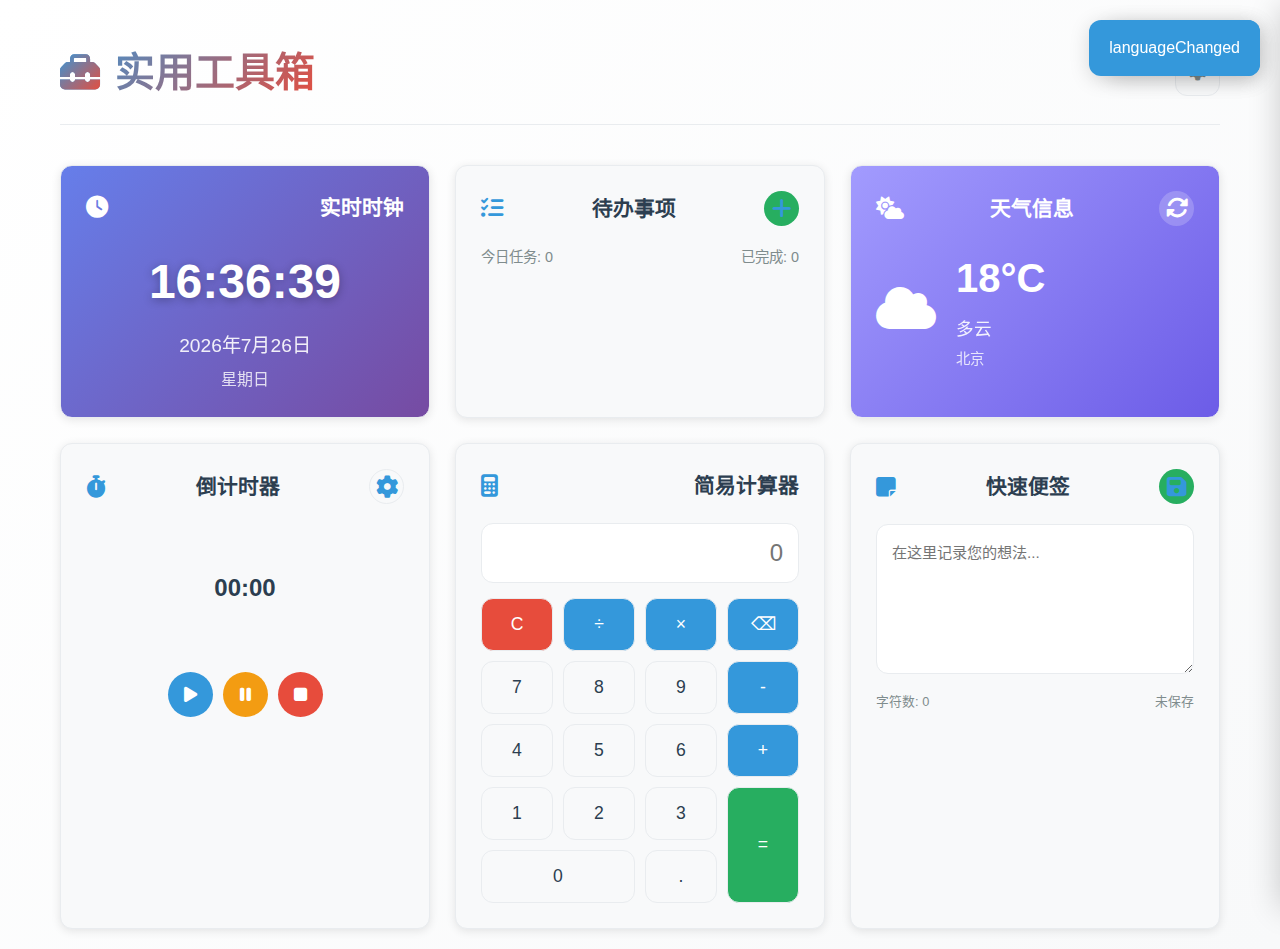
<file: index.html>
<!DOCTYPE html>
<html lang="zh-CN">
<head>
    <meta charset="UTF-8">
    <meta name="viewport" content="width=device-width, initial-scale=1.0">
    <title>实用工具箱 - 现代化工具集合</title>
    <link rel="stylesheet" href="https://cdnjs.cloudflare.com/ajax/libs/font-awesome/6.4.0/css/all.min.css">
    <link rel="stylesheet" href="styles.css">
    <script src="languages.js"></script>
</head>
<body>
    <!-- 页面加载动画 -->
    <div class="loading-overlay" id="loadingOverlay">
        <div class="loading-spinner">
            <div class="spinner"></div>
            <p>加载中...</p>
        </div>
    </div>

    <!-- 主容器 -->
    <div class="container">
        <!-- 顶部导航 -->
        <header class="header">
            <h1 class="main-title">
                <i class="fas fa-toolbox"></i>
                实用工具箱
            </h1>
            <button class="settings-btn" id="settingsBtn">
                <i class="fas fa-cog"></i>
            </button>
        </header>

        <!-- 工具卡片网格 -->
        <main class="tools-grid">
            <!-- 实时时钟卡片 -->
            <div class="tool-card clock-card" data-tool="clock">
                <div class="card-header">
                    <i class="fas fa-clock"></i>
                    <h3>实时时钟</h3>
                </div>
                <div class="clock-display">
                    <div class="time" id="currentTime">00:00:00</div>
                    <div class="date" id="currentDate">2024年1月1日</div>
                    <div class="weekday" id="currentWeekday">星期一</div>
                </div>
            </div>

            <!-- 待办事项卡片 -->
            <div class="tool-card todo-card" data-tool="todo">
                <div class="card-header">
                    <i class="fas fa-list-check"></i>
                    <h3>待办事项</h3>
                    <button class="add-todo-btn" id="addTodoBtn">
                        <i class="fas fa-plus"></i>
                    </button>
                </div>
                <div class="todo-stats">
                    <span class="todo-count">今日任务: <span id="todoCount">0</span></span>
                    <span class="completed-count">已完成: <span id="completedCount">0</span></span>
                </div>
                <div class="todo-list" id="todoList">
                    <!-- 待办事项将动态添加到这里 -->
                </div>
            </div>

            <!-- 天气信息卡片 -->
            <div class="tool-card weather-card" data-tool="weather">
                <div class="card-header">
                    <i class="fas fa-cloud-sun"></i>
                    <h3>天气信息</h3>
                    <button class="refresh-weather-btn" id="refreshWeatherBtn">
                        <i class="fas fa-sync-alt"></i>
                    </button>
                </div>
                <div class="weather-display">
                    <div class="weather-icon">
                        <i class="fas fa-sun" id="weatherIcon"></i>
                    </div>
                    <div class="weather-info">
                        <div class="temperature" id="temperature">22°C</div>
                        <div class="weather-desc" id="weatherDesc">晴朗</div>
                        <div class="location" id="location">北京</div>
                    </div>
                </div>
            </div>

            <!-- 倒计时器卡片 -->
            <div class="tool-card timer-card" data-tool="timer">
                <div class="card-header">
                    <i class="fas fa-stopwatch"></i>
                    <h3>倒计时器</h3>
                    <button class="timer-settings-btn" id="timerSettingsBtn">
                        <i class="fas fa-cog"></i>
                    </button>
                </div>
                <div class="timer-display">
                    <div class="timer-circle">
                        <svg class="progress-ring" width="120" height="120">
                            <circle class="progress-ring-circle" cx="60" cy="60" r="54"></circle>
                        </svg>
                        <div class="timer-time" id="timerTime">00:00</div>
                    </div>
                    <div class="timer-controls">
                        <button class="timer-btn start-btn" id="startTimerBtn">
                            <i class="fas fa-play"></i>
                        </button>
                        <button class="timer-btn pause-btn" id="pauseTimerBtn">
                            <i class="fas fa-pause"></i>
                        </button>
                        <button class="timer-btn reset-btn" id="resetTimerBtn">
                            <i class="fas fa-stop"></i>
                        </button>
                    </div>
                </div>
            </div>

            <!-- 计算器卡片 -->
            <div class="tool-card calculator-card" data-tool="calculator">
                <div class="card-header">
                    <i class="fas fa-calculator"></i>
                    <h3>简易计算器</h3>
                </div>
                <div class="calculator-display">
                    <input type="text" class="calc-screen" id="calcScreen" readonly placeholder="0">
                    <div class="calc-buttons">
                        <button class="calc-btn clear-btn" data-action="clear">C</button>
                        <button class="calc-btn operator-btn" data-action="operator" data-operator="/">÷</button>
                        <button class="calc-btn operator-btn" data-action="operator" data-operator="*">×</button>
                        <button class="calc-btn operator-btn" data-action="delete">⌫</button>
                        
                        <button class="calc-btn number-btn" data-number="7">7</button>
                        <button class="calc-btn number-btn" data-number="8">8</button>
                        <button class="calc-btn number-btn" data-number="9">9</button>
                        <button class="calc-btn operator-btn" data-action="operator" data-operator="-">-</button>
                        
                        <button class="calc-btn number-btn" data-number="4">4</button>
                        <button class="calc-btn number-btn" data-number="5">5</button>
                        <button class="calc-btn number-btn" data-number="6">6</button>
                        <button class="calc-btn operator-btn" data-action="operator" data-operator="+">+</button>
                        
                        <button class="calc-btn number-btn" data-number="1">1</button>
                        <button class="calc-btn number-btn" data-number="2">2</button>
                        <button class="calc-btn number-btn" data-number="3">3</button>
                        <button class="calc-btn equals-btn" data-action="equals" rowspan="2">=</button>
                        
                        <button class="calc-btn number-btn zero-btn" data-number="0">0</button>
                        <button class="calc-btn number-btn" data-number=".">.</button>
                    </div>
                </div>
            </div>

            <!-- 便签卡片 -->
            <div class="tool-card notes-card" data-tool="notes">
                <div class="card-header">
                    <i class="fas fa-sticky-note"></i>
                    <h3>快速便签</h3>
                    <button class="save-notes-btn" id="saveNotesBtn">
                        <i class="fas fa-save"></i>
                    </button>
                </div>
                <div class="notes-display">
                    <textarea class="notes-textarea" id="notesTextarea" placeholder="在这里记录您的想法..."></textarea>
                    <div class="notes-info">
                        <span class="char-count">字符数: <span id="charCount">0</span></span>
                        <span class="last-saved" id="lastSaved">未保存</span>
                    </div>
                </div>
            </div>
        </main>
    </div>

    <!-- 设置面板 -->
    <div class="settings-panel" id="settingsPanel">
        <div class="settings-content">
            <div class="settings-header">
                <h3>设置</h3>
                <button class="close-settings-btn" id="closeSettingsBtn">
                    <i class="fas fa-times"></i>
                </button>
            </div>
            <div class="settings-body">
                <div class="setting-item">
                    <label for="themeSelect">主题模式</label>
                    <select id="themeSelect">
                        <option value="dark">深色模式</option>
                        <option value="light">浅色模式</option>
                        <option value="auto">跟随系统</option>
                    </select>
                </div>
                <div class="setting-item">
                    <label for="cityInput">城市设置</label>
                    <input type="text" id="cityInput" placeholder="输入城市名称">
                </div>
                <div class="setting-item">
                    <label>
                        <input type="checkbox" id="animationsToggle" checked>
                        启用动画效果
                    </label>
                </div>
                <div class="setting-item">
                    <label for="languageSelect">语言</label>
                    <select id="languageSelect">
                        <option value="zh-CN">🇨🇳 简体中文</option>
                        <option value="en">🇺🇸 English</option>
                        <option value="es">🇪🇸 Español</option>
                        <option value="ko">🇰🇷 한국어</option>
                        <option value="ja">🇯🇵 日本語</option>
                        <option value="nl">🇳🇱 Nederlands</option>
                        <option value="pt">🇵🇹 Português</option>
                        <option value="th">🇹🇭 ไทย</option>
                    </select>
                </div>
            </div>
        </div>
    </div>

    <!-- 待办事项添加弹窗 -->
    <div class="modal" id="todoModal">
        <div class="modal-content">
            <div class="modal-header">
                <h3>添加待办事项</h3>
                <button class="close-modal-btn" id="closeTodoModal">
                    <i class="fas fa-times"></i>
                </button>
            </div>
            <div class="modal-body">
                <input type="text" id="todoInput" placeholder="输入待办事项..." maxlength="100">
                <div class="todo-options">
                    <label>
                        <input type="checkbox" id="todoUrgent">
                        <span class="checkmark"></span>
                        紧急任务
                    </label>
                </div>
            </div>
            <div class="modal-footer">
                <button class="btn btn-secondary" id="cancelTodoBtn">取消</button>
                <button class="btn btn-primary" id="confirmTodoBtn">添加</button>
            </div>
        </div>
    </div>

    <!-- 倒计时设置弹窗 -->
    <div class="modal" id="timerModal">
        <div class="modal-content">
            <div class="modal-header">
                <h3>设置倒计时</h3>
                <button class="close-modal-btn" id="closeTimerModal">
                    <i class="fas fa-times"></i>
                </button>
            </div>
            <div class="modal-body">
                <div class="time-inputs">
                    <div class="time-input-group">
                        <label>分钟</label>
                        <input type="number" id="minutesInput" min="0" max="59" value="5">
                    </div>
                    <div class="time-input-group">
                        <label>秒钟</label>
                        <input type="number" id="secondsInput" min="0" max="59" value="0">
                    </div>
                </div>
            </div>
            <div class="modal-footer">
                <button class="btn btn-secondary" id="cancelTimerBtn">取消</button>
                <button class="btn btn-primary" id="confirmTimerBtn">确定</button>
            </div>
        </div>
    </div>

    <script src="script.js"></script>
</body>
</html>
</file>
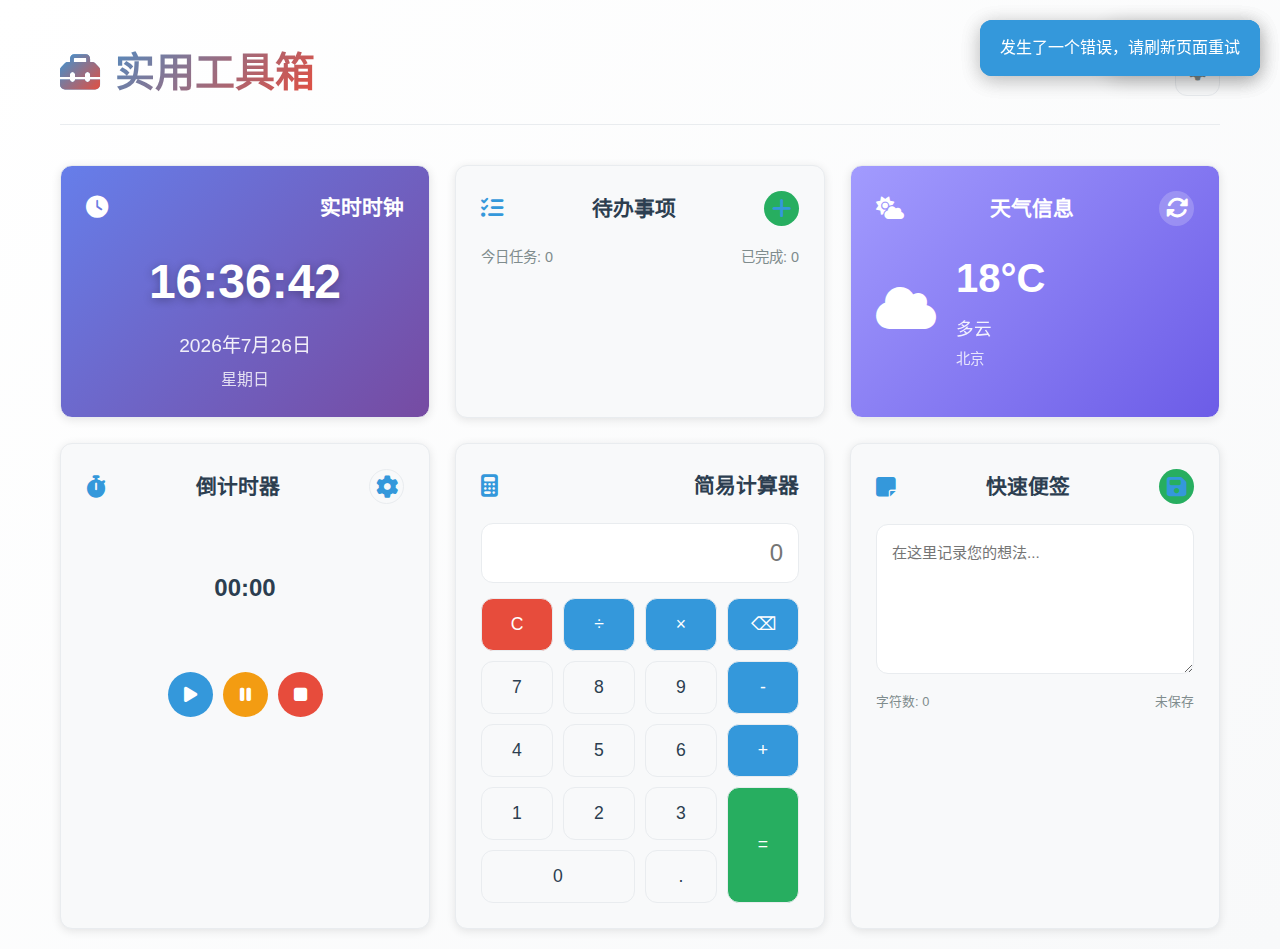
<file: index-simple.html>
<!DOCTYPE html>
<html lang="zh-CN">
<head>
    <meta charset="UTF-8">
    <meta name="viewport" content="width=device-width, initial-scale=1.0">
    <title>实用工具箱 - 现代化工具集合</title>
    <link rel="stylesheet" href="https://cdnjs.cloudflare.com/ajax/libs/font-awesome/6.4.0/css/all.min.css">
    <link rel="stylesheet" href="styles.css">
</head>
<body>
    <!-- 主容器 -->
    <div class="container">
        <!-- 顶部导航 -->
        <header class="header">
            <h1 class="main-title">
                <i class="fas fa-toolbox"></i>
                实用工具箱
            </h1>
            <button class="settings-btn" id="settingsBtn">
                <i class="fas fa-cog"></i>
            </button>
        </header>

        <!-- 工具卡片网格 -->
        <main class="tools-grid">
            <!-- 实时时钟卡片 -->
            <div class="tool-card clock-card" data-tool="clock">
                <div class="card-header">
                    <i class="fas fa-clock"></i>
                    <h3>实时时钟</h3>
                </div>
                <div class="clock-display">
                    <div class="time" id="currentTime">00:00:00</div>
                    <div class="date" id="currentDate">2024年1月1日</div>
                    <div class="weekday" id="currentWeekday">星期一</div>
                </div>
            </div>

            <!-- 待办事项卡片 -->
            <div class="tool-card todo-card" data-tool="todo">
                <div class="card-header">
                    <i class="fas fa-list-check"></i>
                    <h3>待办事项</h3>
                    <button class="add-todo-btn" id="addTodoBtn">
                        <i class="fas fa-plus"></i>
                    </button>
                </div>
                <div class="todo-stats">
                    <span class="todo-count">今日任务: <span id="todoCount">0</span></span>
                    <span class="completed-count">已完成: <span id="completedCount">0</span></span>
                </div>
                <div class="todo-list" id="todoList">
                    <!-- 待办事项将动态添加到这里 -->
                </div>
            </div>

            <!-- 天气信息卡片 -->
            <div class="tool-card weather-card" data-tool="weather">
                <div class="card-header">
                    <i class="fas fa-cloud-sun"></i>
                    <h3>天气信息</h3>
                    <button class="refresh-weather-btn" id="refreshWeatherBtn">
                        <i class="fas fa-sync-alt"></i>
                    </button>
                </div>
                <div class="weather-display">
                    <div class="weather-icon">
                        <i class="fas fa-sun" id="weatherIcon"></i>
                    </div>
                    <div class="weather-info">
                        <div class="temperature" id="temperature">22°C</div>
                        <div class="weather-desc" id="weatherDesc">晴朗</div>
                        <div class="location" id="location">北京</div>
                    </div>
                </div>
            </div>

            <!-- 倒计时器卡片 -->
            <div class="tool-card timer-card" data-tool="timer">
                <div class="card-header">
                    <i class="fas fa-stopwatch"></i>
                    <h3>倒计时器</h3>
                    <button class="timer-settings-btn" id="timerSettingsBtn">
                        <i class="fas fa-cog"></i>
                    </button>
                </div>
                <div class="timer-display">
                    <div class="timer-circle">
                        <svg class="progress-ring" width="120" height="120">
                            <circle class="progress-ring-circle" cx="60" cy="60" r="54"></circle>
                        </svg>
                        <div class="timer-time" id="timerTime">00:00</div>
                    </div>
                    <div class="timer-controls">
                        <button class="timer-btn start-btn" id="startTimerBtn">
                            <i class="fas fa-play"></i>
                        </button>
                        <button class="timer-btn pause-btn" id="pauseTimerBtn">
                            <i class="fas fa-pause"></i>
                        </button>
                        <button class="timer-btn reset-btn" id="resetTimerBtn">
                            <i class="fas fa-stop"></i>
                        </button>
                    </div>
                </div>
            </div>

            <!-- 计算器卡片 -->
            <div class="tool-card calculator-card" data-tool="calculator">
                <div class="card-header">
                    <i class="fas fa-calculator"></i>
                    <h3>简易计算器</h3>
                </div>
                <div class="calculator-display">
                    <input type="text" class="calc-screen" id="calcScreen" readonly placeholder="0">
                    <div class="calc-buttons">
                        <button class="calc-btn clear-btn" data-action="clear">C</button>
                        <button class="calc-btn operator-btn" data-action="operator" data-operator="/">÷</button>
                        <button class="calc-btn operator-btn" data-action="operator" data-operator="*">×</button>
                        <button class="calc-btn operator-btn" data-action="delete">⌫</button>
                        
                        <button class="calc-btn number-btn" data-number="7">7</button>
                        <button class="calc-btn number-btn" data-number="8">8</button>
                        <button class="calc-btn number-btn" data-number="9">9</button>
                        <button class="calc-btn operator-btn" data-action="operator" data-operator="-">-</button>
                        
                        <button class="calc-btn number-btn" data-number="4">4</button>
                        <button class="calc-btn number-btn" data-number="5">5</button>
                        <button class="calc-btn number-btn" data-number="6">6</button>
                        <button class="calc-btn operator-btn" data-action="operator" data-operator="+">+</button>
                        
                        <button class="calc-btn number-btn" data-number="1">1</button>
                        <button class="calc-btn number-btn" data-number="2">2</button>
                        <button class="calc-btn number-btn" data-number="3">3</button>
                        <button class="calc-btn equals-btn" data-action="equals" rowspan="2">=</button>
                        
                        <button class="calc-btn number-btn zero-btn" data-number="0">0</button>
                        <button class="calc-btn number-btn" data-number=".">.</button>
                    </div>
                </div>
            </div>

            <!-- 便签卡片 -->
            <div class="tool-card notes-card" data-tool="notes">
                <div class="card-header">
                    <i class="fas fa-sticky-note"></i>
                    <h3>快速便签</h3>
                    <button class="save-notes-btn" id="saveNotesBtn">
                        <i class="fas fa-save"></i>
                    </button>
                </div>
                <div class="notes-display">
                    <textarea class="notes-textarea" id="notesTextarea" placeholder="在这里记录您的想法..."></textarea>
                    <div class="notes-info">
                        <span class="char-count">字符数: <span id="charCount">0</span></span>
                        <span class="last-saved" id="lastSaved">未保存</span>
                    </div>
                </div>
            </div>
        </main>
    </div>

    <script src="script.js"></script>
</body>
</html>
</file>
<file: styles.css>
/* 全局样式重置 */
* {
    margin: 0;
    padding: 0;
    box-sizing: border-box;
}

/* CSS变量定义 */
:root {
    --primary-color: #3498db;
    --secondary-color: #2c3e50;
    --accent-color: #e74c3c;
    --success-color: #27ae60;
    --warning-color: #f39c12;
    --background-color: #ffffff;
    --surface-color: #f8f9fa;
    --text-primary: #2c3e50;
    --text-secondary: #7f8c8d;
    --border-color: #e9ecef;
    --shadow-light: 0 2px 10px rgba(0, 0, 0, 0.1);
    --shadow-medium: 0 4px 20px rgba(0, 0, 0, 0.15);
    --shadow-heavy: 0 8px 30px rgba(0, 0, 0, 0.2);
    --border-radius: 12px;
    --transition: all 0.3s cubic-bezier(0.4, 0, 0.2, 1);
}

/* 深色主题 */
[data-theme="dark"] {
    --background-color: #1a1a1a;
    --surface-color: #2d2d2d;
    --text-primary: #ffffff;
    --text-secondary: #b0b0b0;
    --border-color: #404040;
    --shadow-light: 0 2px 10px rgba(0, 0, 0, 0.3);
    --shadow-medium: 0 4px 20px rgba(0, 0, 0, 0.4);
    --shadow-heavy: 0 8px 30px rgba(0, 0, 0, 0.5);
}

/* 基础样式 */
body {
    font-family: -apple-system, BlinkMacSystemFont, 'Segoe UI', Roboto, Oxygen, Ubuntu, Cantarell, sans-serif;
    background: linear-gradient(135deg, var(--background-color) 0%, var(--surface-color) 100%);
    color: var(--text-primary);
    line-height: 1.6;
    min-height: 100vh;
    transition: var(--transition);
}

/* 加载动画 */
.loading-overlay {
    position: fixed;
    top: 0;
    left: 0;
    width: 100%;
    height: 100%;
    background: var(--background-color);
    display: flex;
    justify-content: center;
    align-items: center;
    z-index: 9999;
    transition: opacity 0.5s ease, visibility 0.5s ease;
}

.loading-overlay.hidden {
    opacity: 0;
    visibility: hidden;
    pointer-events: none;
}

.loading-overlay[style*="display: none"] {
    display: none !important;
}

.loading-spinner {
    text-align: center;
}

.spinner {
    width: 50px;
    height: 50px;
    border: 4px solid var(--border-color);
    border-top: 4px solid var(--primary-color);
    border-radius: 50%;
    animation: spin 1s linear infinite;
    margin: 0 auto 20px;
}

@keyframes spin {
    0% { transform: rotate(0deg); }
    100% { transform: rotate(360deg); }
}

/* 主容器 */
.container {
    max-width: 1200px;
    margin: 0 auto;
    padding: 20px;
    animation: fadeInUp 0.8s ease;
}

@keyframes fadeInUp {
    from {
        opacity: 0;
        transform: translateY(30px);
    }
    to {
        opacity: 1;
        transform: translateY(0);
    }
}

/* 顶部导航 */
.header {
    display: flex;
    justify-content: space-between;
    align-items: center;
    margin-bottom: 40px;
    padding: 20px 0;
    border-bottom: 1px solid var(--border-color);
}

.main-title {
    font-size: 2.5rem;
    font-weight: 700;
    background: linear-gradient(135deg, var(--primary-color), var(--accent-color));
    -webkit-background-clip: text;
    -webkit-text-fill-color: transparent;
    background-clip: text;
    display: flex;
    align-items: center;
    gap: 15px;
}

.main-title i {
    background: linear-gradient(135deg, var(--primary-color), var(--accent-color));
    -webkit-background-clip: text;
    -webkit-text-fill-color: transparent;
    background-clip: text;
}

.settings-btn {
    background: var(--surface-color);
    border: 1px solid var(--border-color);
    border-radius: var(--border-radius);
    padding: 12px;
    cursor: pointer;
    transition: var(--transition);
    color: var(--text-secondary);
    font-size: 1.2rem;
}

.settings-btn:hover {
    background: var(--primary-color);
    color: white;
    transform: rotate(90deg);
    box-shadow: var(--shadow-light);
}

/* 工具网格 */
.tools-grid {
    display: grid;
    grid-template-columns: repeat(auto-fit, minmax(350px, 1fr));
    gap: 25px;
    animation: staggerIn 0.8s ease;
}

@keyframes staggerIn {
    from {
        opacity: 0;
        transform: translateY(20px);
    }
    to {
        opacity: 1;
        transform: translateY(0);
    }
}

/* 工具卡片 */
.tool-card {
    background: var(--surface-color);
    border-radius: var(--border-radius);
    padding: 25px;
    box-shadow: var(--shadow-light);
    transition: var(--transition);
    border: 1px solid var(--border-color);
    position: relative;
    overflow: hidden;
}

.tool-card::before {
    content: '';
    position: absolute;
    top: 0;
    left: 0;
    width: 100%;
    height: 3px;
    background: linear-gradient(90deg, var(--primary-color), var(--accent-color));
    transform: scaleX(0);
    transition: var(--transition);
}

.tool-card:hover {
    transform: translateY(-5px);
    box-shadow: var(--shadow-medium);
}

.tool-card:hover::before {
    transform: scaleX(1);
}

.card-header {
    display: flex;
    align-items: center;
    justify-content: space-between;
    margin-bottom: 20px;
}

.card-header h3 {
    font-size: 1.3rem;
    font-weight: 600;
    color: var(--text-primary);
    display: flex;
    align-items: center;
    gap: 10px;
}

.card-header i {
    color: var(--primary-color);
    font-size: 1.4rem;
}

/* 时钟卡片样式 */
.clock-card {
    background: linear-gradient(135deg, #667eea 0%, #764ba2 100%);
    color: white;
}

.clock-card .card-header h3,
.clock-card .card-header i {
    color: white;
}

.clock-display {
    text-align: center;
}

.time {
    font-size: 3rem;
    font-weight: 700;
    margin-bottom: 10px;
    text-shadow: 0 2px 10px rgba(0, 0, 0, 0.3);
    animation: pulse 2s infinite;
}

@keyframes pulse {
    0%, 100% { opacity: 1; }
    50% { opacity: 0.8; }
}

.date {
    font-size: 1.2rem;
    margin-bottom: 5px;
    opacity: 0.9;
}

.weekday {
    font-size: 1rem;
    opacity: 0.8;
}

/* 待办事项卡片 */
.add-todo-btn {
    background: var(--success-color);
    color: white;
    border: none;
    border-radius: 50%;
    width: 35px;
    height: 35px;
    cursor: pointer;
    transition: var(--transition);
    display: flex;
    align-items: center;
    justify-content: center;
}

.add-todo-btn:hover {
    transform: scale(1.1);
    box-shadow: var(--shadow-light);
}

.todo-stats {
    display: flex;
    justify-content: space-between;
    margin-bottom: 15px;
    font-size: 0.9rem;
    color: var(--text-secondary);
}

.todo-list {
    max-height: 200px;
    overflow-y: auto;
}

.todo-item {
    display: flex;
    align-items: center;
    padding: 10px 0;
    border-bottom: 1px solid var(--border-color);
    animation: slideInLeft 0.3s ease;
}

@keyframes slideInLeft {
    from {
        opacity: 0;
        transform: translateX(-20px);
    }
    to {
        opacity: 1;
        transform: translateX(0);
    }
}

.todo-item:last-child {
    border-bottom: none;
}

.todo-checkbox {
    margin-right: 12px;
    cursor: pointer;
}

.todo-text {
    flex: 1;
    transition: var(--transition);
}

.todo-item.completed .todo-text {
    text-decoration: line-through;
    opacity: 0.6;
}

.todo-delete {
    background: var(--accent-color);
    color: white;
    border: none;
    border-radius: 4px;
    padding: 5px 8px;
    cursor: pointer;
    opacity: 0;
    transition: var(--transition);
    font-size: 0.8rem;
}

.todo-item:hover .todo-delete {
    opacity: 1;
}

/* 天气卡片 */
.weather-card {
    background: linear-gradient(135deg, #74b9ff 0%, #0984e3 100%);
    color: white;
}

.weather-card .card-header h3,
.weather-card .card-header i {
    color: white;
}

.refresh-weather-btn {
    background: rgba(255, 255, 255, 0.2);
    color: white;
    border: none;
    border-radius: 50%;
    width: 35px;
    height: 35px;
    cursor: pointer;
    transition: var(--transition);
    display: flex;
    align-items: center;
    justify-content: center;
}

.refresh-weather-btn:hover {
    background: rgba(255, 255, 255, 0.3);
    transform: rotate(180deg);
}

.weather-display {
    display: flex;
    align-items: center;
    gap: 20px;
}

.weather-icon i {
    font-size: 3rem;
    animation: float 3s ease-in-out infinite;
}

@keyframes float {
    0%, 100% { transform: translateY(0px); }
    50% { transform: translateY(-10px); }
}

.temperature {
    font-size: 2.5rem;
    font-weight: 700;
    margin-bottom: 5px;
}

.weather-desc {
    font-size: 1.1rem;
    margin-bottom: 5px;
    opacity: 0.9;
}

.location {
    font-size: 0.9rem;
    opacity: 0.8;
}

/* 倒计时器卡片 */
.timer-settings-btn {
    background: var(--surface-color);
    color: var(--text-secondary);
    border: 1px solid var(--border-color);
    border-radius: 50%;
    width: 35px;
    height: 35px;
    cursor: pointer;
    transition: var(--transition);
    display: flex;
    align-items: center;
    justify-content: center;
}

.timer-settings-btn:hover {
    background: var(--primary-color);
    color: white;
}

.timer-display {
    text-align: center;
}

.timer-circle {
    position: relative;
    display: inline-block;
    margin-bottom: 20px;
}

.progress-ring {
    transform: rotate(-90deg);
}

.progress-ring-circle {
    fill: none;
    stroke: var(--border-color);
    stroke-width: 4;
    stroke-linecap: round;
    transition: stroke-dasharray 0.3s ease;
}

.timer-time {
    position: absolute;
    top: 50%;
    left: 50%;
    transform: translate(-50%, -50%);
    font-size: 1.5rem;
    font-weight: 600;
    color: var(--text-primary);
}

.timer-controls {
    display: flex;
    justify-content: center;
    gap: 10px;
}

.timer-btn {
    background: var(--primary-color);
    color: white;
    border: none;
    border-radius: 50%;
    width: 45px;
    height: 45px;
    cursor: pointer;
    transition: var(--transition);
    display: flex;
    align-items: center;
    justify-content: center;
    font-size: 1.1rem;
}

.timer-btn:hover {
    transform: scale(1.1);
    box-shadow: var(--shadow-light);
}

.timer-btn.pause-btn {
    background: var(--warning-color);
}

.timer-btn.reset-btn {
    background: var(--accent-color);
}

/* 计算器卡片 */
.calc-screen {
    width: 100%;
    padding: 15px;
    font-size: 1.5rem;
    text-align: right;
    border: 1px solid var(--border-color);
    border-radius: var(--border-radius);
    background: var(--background-color);
    color: var(--text-primary);
    margin-bottom: 15px;
}

.calc-buttons {
    display: grid;
    grid-template-columns: repeat(4, 1fr);
    gap: 10px;
}

.calc-btn {
    padding: 15px;
    border: 1px solid var(--border-color);
    border-radius: var(--border-radius);
    background: var(--surface-color);
    color: var(--text-primary);
    font-size: 1.1rem;
    cursor: pointer;
    transition: var(--transition);
}

.calc-btn:hover {
    background: var(--primary-color);
    color: white;
    transform: scale(1.05);
}

.calc-btn.operator-btn {
    background: var(--primary-color);
    color: white;
}

.calc-btn.equals-btn {
    background: var(--success-color);
    color: white;
    grid-row: span 2;
}

.calc-btn.zero-btn {
    grid-column: span 2;
}

.calc-btn.clear-btn {
    background: var(--accent-color);
    color: white;
}

/* 便签卡片 */
.notes-textarea {
    width: 100%;
    height: 150px;
    padding: 15px;
    border: 1px solid var(--border-color);
    border-radius: var(--border-radius);
    background: var(--background-color);
    color: var(--text-primary);
    font-family: inherit;
    font-size: 0.95rem;
    resize: vertical;
    margin-bottom: 10px;
}

.notes-info {
    display: flex;
    justify-content: space-between;
    font-size: 0.8rem;
    color: var(--text-secondary);
}

.save-notes-btn {
    background: var(--success-color);
    color: white;
    border: none;
    border-radius: 50%;
    width: 35px;
    height: 35px;
    cursor: pointer;
    transition: var(--transition);
    display: flex;
    align-items: center;
    justify-content: center;
}

.save-notes-btn:hover {
    transform: scale(1.1);
    box-shadow: var(--shadow-light);
}

/* 设置面板 */
.settings-panel {
    position: fixed;
    top: 0;
    right: -400px;
    width: 400px;
    height: 100vh;
    background: var(--surface-color);
    box-shadow: var(--shadow-heavy);
    transition: var(--transition);
    z-index: 1000;
    border-left: 1px solid var(--border-color);
}

.settings-panel.open {
    right: 0;
}

.settings-content {
    padding: 30px;
    height: 100%;
    overflow-y: auto;
}

.settings-header {
    display: flex;
    justify-content: space-between;
    align-items: center;
    margin-bottom: 30px;
    padding-bottom: 20px;
    border-bottom: 1px solid var(--border-color);
}

.settings-header h3 {
    font-size: 1.5rem;
    font-weight: 600;
    color: var(--text-primary);
}

.close-settings-btn {
    background: none;
    border: none;
    font-size: 1.5rem;
    color: var(--text-secondary);
    cursor: pointer;
    transition: var(--transition);
}

.close-settings-btn:hover {
    color: var(--accent-color);
    transform: rotate(90deg);
}

.setting-item {
    margin-bottom: 25px;
}

.setting-item label {
    display: block;
    margin-bottom: 8px;
    font-weight: 500;
    color: var(--text-primary);
}

.setting-item input,
.setting-item select {
    width: 100%;
    padding: 12px;
    border: 1px solid var(--border-color);
    border-radius: var(--border-radius);
    background: var(--background-color);
    color: var(--text-primary);
    font-size: 1rem;
    transition: var(--transition);
}

.setting-item input:focus,
.setting-item select:focus {
    outline: none;
    border-color: var(--primary-color);
    box-shadow: 0 0 0 3px rgba(52, 152, 219, 0.1);
}

.setting-item input[type="checkbox"] {
    width: auto;
    margin-right: 10px;
}

/* 模态框样式 */
.modal {
    position: fixed;
    top: 0;
    left: 0;
    width: 100%;
    height: 100%;
    background: rgba(0, 0, 0, 0.5);
    display: flex;
    justify-content: center;
    align-items: center;
    z-index: 2000;
    opacity: 0;
    visibility: hidden;
    transition: var(--transition);
}

.modal.open {
    opacity: 1;
    visibility: visible;
}

.modal-content {
    background: var(--surface-color);
    border-radius: var(--border-radius);
    box-shadow: var(--shadow-heavy);
    max-width: 500px;
    width: 90%;
    max-height: 80vh;
    overflow-y: auto;
    transform: scale(0.9);
    transition: var(--transition);
}

.modal.open .modal-content {
    transform: scale(1);
}

.modal-header {
    display: flex;
    justify-content: space-between;
    align-items: center;
    padding: 20px 25px;
    border-bottom: 1px solid var(--border-color);
}

.modal-header h3 {
    font-size: 1.3rem;
    font-weight: 600;
    color: var(--text-primary);
}

.close-modal-btn {
    background: none;
    border: none;
    font-size: 1.3rem;
    color: var(--text-secondary);
    cursor: pointer;
    transition: var(--transition);
}

.close-modal-btn:hover {
    color: var(--accent-color);
}

.modal-body {
    padding: 25px;
}

.modal-footer {
    display: flex;
    justify-content: flex-end;
    gap: 10px;
    padding: 20px 25px;
    border-top: 1px solid var(--border-color);
}

/* 按钮样式 */
.btn {
    padding: 10px 20px;
    border: none;
    border-radius: var(--border-radius);
    font-size: 1rem;
    cursor: pointer;
    transition: var(--transition);
    font-weight: 500;
}

.btn-primary {
    background: var(--primary-color);
    color: white;
}

.btn-primary:hover {
    background: #2980b9;
    transform: translateY(-2px);
    box-shadow: var(--shadow-light);
}

.btn-secondary {
    background: var(--surface-color);
    color: var(--text-secondary);
    border: 1px solid var(--border-color);
}

.btn-secondary:hover {
    background: var(--border-color);
}

/* 待办事项模态框特定样式 */
#todoInput {
    width: 100%;
    padding: 15px;
    border: 1px solid var(--border-color);
    border-radius: var(--border-radius);
    background: var(--background-color);
    color: var(--text-primary);
    font-size: 1rem;
    margin-bottom: 20px;
}

.todo-options {
    display: flex;
    align-items: center;
}

.todo-options label {
    display: flex;
    align-items: center;
    cursor: pointer;
    font-size: 0.95rem;
    color: var(--text-primary);
}

.checkmark {
    margin-left: 8px;
}

/* 倒计时设置模态框 */
.time-inputs {
    display: flex;
    gap: 20px;
}

.time-input-group {
    flex: 1;
}

.time-input-group label {
    display: block;
    margin-bottom: 8px;
    font-weight: 500;
    color: var(--text-primary);
}

.time-input-group input {
    width: 100%;
    padding: 12px;
    border: 1px solid var(--border-color);
    border-radius: var(--border-radius);
    background: var(--background-color);
    color: var(--text-primary);
    font-size: 1.2rem;
    text-align: center;
}

/* 响应式设计 */
@media (max-width: 768px) {
    .container {
        padding: 15px;
    }
    
    .main-title {
        font-size: 2rem;
    }
    
    .tools-grid {
        grid-template-columns: 1fr;
        gap: 20px;
    }
    
    .tool-card {
        padding: 20px;
    }
    
    .time {
        font-size: 2.5rem;
    }
    
    .temperature {
        font-size: 2rem;
    }
    
    .weather-display {
        flex-direction: column;
        text-align: center;
        gap: 15px;
    }
    
    .calc-buttons {
        gap: 8px;
    }
    
    .calc-btn {
        padding: 12px;
        font-size: 1rem;
    }
    
    .settings-panel {
        width: 100%;
        right: -100%;
    }
    
    .modal-content {
        width: 95%;
        margin: 20px;
    }
    
    .time-inputs {
        flex-direction: column;
        gap: 15px;
    }
}

@media (max-width: 480px) {
    .main-title {
        font-size: 1.8rem;
        flex-direction: column;
        gap: 10px;
    }
    
    .header {
        flex-direction: column;
        gap: 20px;
        text-align: center;
    }
    
    .time {
        font-size: 2rem;
    }
    
    .calc-btn {
        padding: 10px;
        font-size: 0.9rem;
    }
    
    .tool-card {
        padding: 15px;
    }
}

/* 滚动条样式 */
::-webkit-scrollbar {
    width: 8px;
}

::-webkit-scrollbar-track {
    background: var(--surface-color);
    border-radius: 4px;
}

::-webkit-scrollbar-thumb {
    background: var(--border-color);
    border-radius: 4px;
    transition: var(--transition);
}

::-webkit-scrollbar-thumb:hover {
    background: var(--text-secondary);
}

/* 选择文本样式 */
::selection {
    background: var(--primary-color);
    color: white;
}

/* 焦点样式 */
button:focus,
input:focus,
select:focus,
textarea:focus {
    outline: 2px solid var(--primary-color);
    outline-offset: 2px;
}

/* 禁用动画的媒体查询 */
@media (prefers-reduced-motion: reduce) {
    *,
    *::before,
    *::after {
        animation-duration: 0.01ms !important;
        animation-iteration-count: 1 !important;
        transition-duration: 0.01ms !important;
    }
}

/* 打印样式 */
@media print {
    .settings-btn,
    .modal,
    .settings-panel {
        display: none !important;
    }
    
    .tool-card {
        break-inside: avoid;
        box-shadow: none;
        border: 1px solid #ccc;
    }
    
    body {
        background: white;
    }
}
</file>
